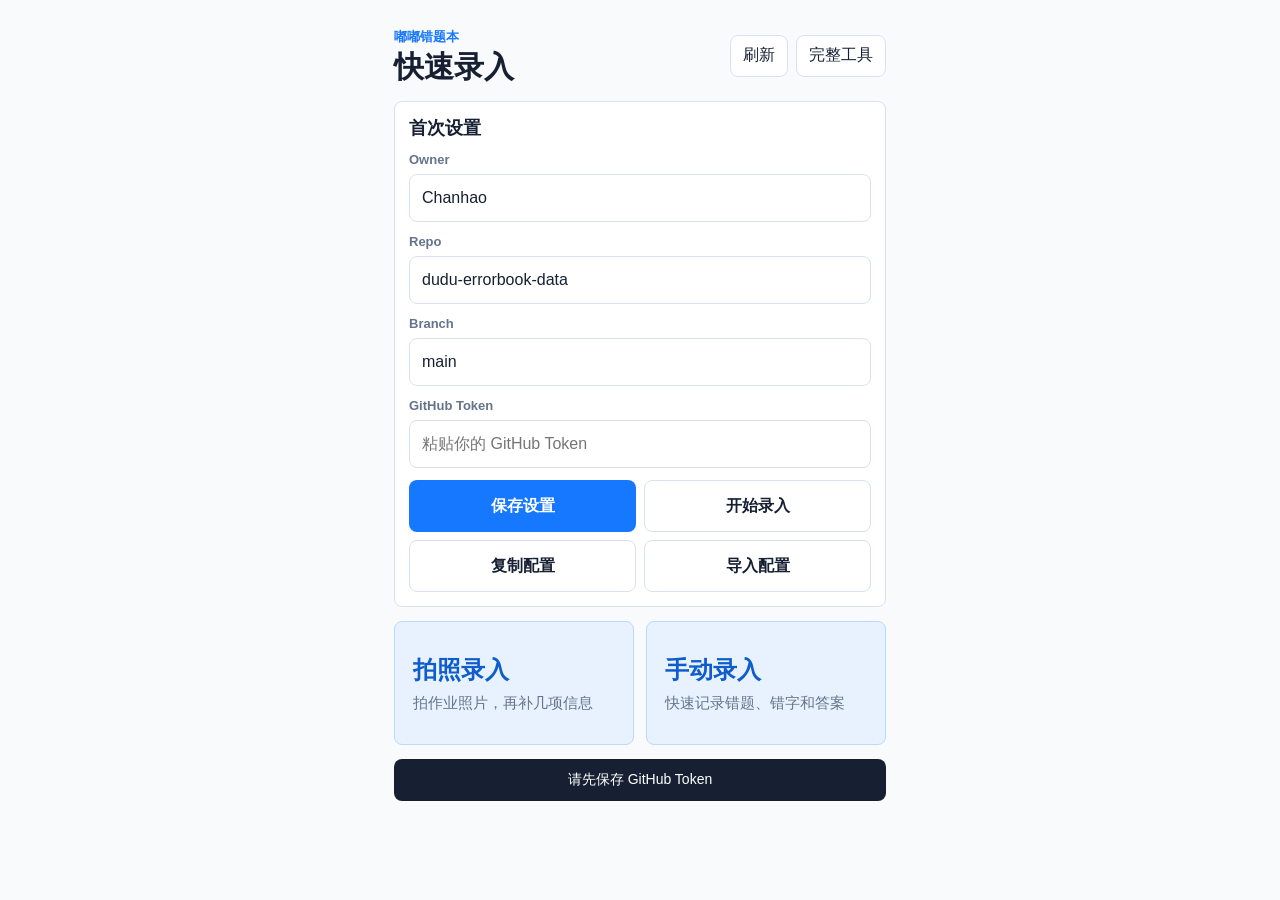
<file: quick.html>
<!doctype html>
<html lang="zh-CN">
  <head>
    <meta charset="UTF-8" />
    <meta name="viewport" content="width=device-width, initial-scale=1, viewport-fit=cover" />
    <meta name="theme-color" content="#f8fafc" />
    <title>嘟嘟快速录入</title>
    <link rel="manifest" href="./manifest.json" />
    <link rel="stylesheet" href="./quick.css?v=6" />
    <script src="./quick.js?v=6" defer></script>
  </head>
  <body>
    <main class="quick-shell">
      <header class="quick-header">
        <div>
          <p>嘟嘟错题本</p>
          <h1>快速录入</h1>
        </div>
        <div class="header-actions">
          <button class="text-button" id="refreshPageBtn" type="button">刷新</button>
          <a href="./index.html">完整工具</a>
        </div>
      </header>

      <section class="setup" id="setupPanel">
        <h2>首次设置</h2>
        <label>
          <span>Owner</span>
          <input id="githubOwner" value="Chanhao" />
        </label>
        <label>
          <span>Repo</span>
          <input id="githubRepo" value="dudu-errorbook-data" />
        </label>
        <label>
          <span>Branch</span>
          <input id="githubBranch" value="main" />
        </label>
        <label>
          <span>GitHub Token</span>
          <input id="githubToken" type="password" autocomplete="off" placeholder="粘贴你的 GitHub Token" />
        </label>
        <div class="setup-actions">
          <button id="saveSettingsBtn" type="button">保存设置</button>
          <button class="secondary-action" id="startCaptureBtn" type="button">开始录入</button>
          <button class="secondary-action" id="copySettingsBtn" type="button">复制配置</button>
          <button class="secondary-action" id="importSettingsBtn" type="button">导入配置</button>
        </div>
      </section>

      <button class="settings-toggle" id="editSettingsBtn" type="button" hidden>编辑同步设置</button>

      <section class="mode-grid" id="modeGrid">
        <button class="mode-card" data-mode="photo" type="button">
          <strong>拍照录入</strong>
          <span>拍作业照片，再补几项信息</span>
        </button>
        <button class="mode-card" data-mode="manual" type="button">
          <strong>手动录入</strong>
          <span>快速记录错题、错字和答案</span>
        </button>
      </section>

      <form class="entry-form" id="entryForm" hidden>
        <div class="form-title">
          <h2 id="formTitle">手动录入</h2>
          <button class="text-button" id="backBtn" type="button">返回</button>
        </div>

        <label class="photo-field" id="photoField" hidden>
          <input id="photoInput" type="file" accept="image/*" capture="environment" />
          <span>拍照 / 选择照片</span>
        </label>
        <img class="preview" id="previewImg" alt="照片预览" hidden />

        <label>
          <span>学科</span>
          <select id="subject">
            <option>语文</option>
            <option>数学</option>
            <option>英文</option>
            <option>其他</option>
          </select>
        </label>

        <label>
          <span>错误类型</span>
          <input id="errorType" placeholder="错字/别字、计算错误、图片记录" />
        </label>

        <label>
          <span>错题、错字或备注</span>
          <textarea id="wrongText" rows="4" placeholder="例如：36+17=43；把“已经”写成“以经”"></textarea>
        </label>

        <label>
          <span>正确答案，可留空</span>
          <textarea id="correctText" rows="3" placeholder="例如：36+17=53；已经"></textarea>
        </label>

        <label>
          <span>原因/提醒，可留空</span>
          <textarea id="reason" rows="3" placeholder="例如：忘记进位；形近字混淆"></textarea>
        </label>

        <label>
          <span>来源/单元，可留空</span>
          <input id="source" placeholder="例如：口算练习、语文二单元" />
        </label>

        <label>
          <span>标签，可留空</span>
          <input id="tags" placeholder="例如：进位,口算,形近字" />
        </label>

        <button class="save-button" id="saveEntryBtn" type="submit">保存到错题本</button>
      </form>

      <p class="status" id="status">准备就绪</p>
    </main>
  </body>
</html>
</file>
<file: quick.css>
:root {
  --bg: #f8fafc;
  --panel: #ffffff;
  --ink: #172033;
  --muted: #64748b;
  --line: #d9e2ec;
  --accent: #1677ff;
  --accent-soft: #e8f2ff;
  --red: #d93025;
  font-family: -apple-system, BlinkMacSystemFont, "Segoe UI", sans-serif;
}

* {
  box-sizing: border-box;
}

[hidden] {
  display: none !important;
}

body {
  margin: 0;
  min-height: 100vh;
  background: var(--bg);
  color: var(--ink);
}

button,
input,
select,
textarea {
  font: inherit;
}

.quick-shell {
  width: min(520px, 100%);
  margin: 0 auto;
  padding: max(16px, env(safe-area-inset-top)) 14px calc(24px + env(safe-area-inset-bottom));
}

.quick-header {
  display: flex;
  align-items: center;
  justify-content: space-between;
  gap: 12px;
  margin-bottom: 18px;
}

.header-actions {
  display: flex;
  gap: 8px;
  align-items: center;
}

.quick-header p {
  margin: 0 0 4px;
  color: var(--accent);
  font-size: 13px;
  font-weight: 700;
}

.quick-header h1 {
  margin: 0;
  font-size: 30px;
  line-height: 1.1;
}

.quick-header a,
.text-button {
  border: 1px solid var(--line);
  border-radius: 8px;
  background: var(--panel);
  color: var(--ink);
  min-height: 42px;
  padding: 0 12px;
  display: inline-flex;
  align-items: center;
  text-decoration: none;
}

.setup,
.entry-form {
  display: grid;
  gap: 12px;
  padding: 14px;
  margin-bottom: 14px;
  border: 1px solid var(--line);
  border-radius: 8px;
  background: var(--panel);
}

.setup h2,
.form-title h2 {
  margin: 0;
  font-size: 18px;
}

label {
  display: grid;
  gap: 7px;
}

label span {
  color: var(--muted);
  font-size: 13px;
  font-weight: 650;
}

input,
select,
textarea {
  width: 100%;
  min-height: 48px;
  border: 1px solid var(--line);
  border-radius: 8px;
  background: #fff;
  color: var(--ink);
  padding: 11px 12px;
  outline: none;
}

textarea {
  line-height: 1.45;
  resize: vertical;
}

input:focus,
select:focus,
textarea:focus {
  border-color: var(--accent);
  box-shadow: 0 0 0 3px rgba(22, 119, 255, 0.14);
}

.mode-grid {
  display: grid;
  gap: 12px;
}

.mode-card {
  min-height: 124px;
  padding: 18px;
  border: 1px solid #b9d9ff;
  border-radius: 8px;
  background: var(--accent-soft);
  color: var(--accent);
  text-align: left;
}

.mode-card strong {
  display: block;
  margin-bottom: 8px;
  color: #0f5dcc;
  font-size: 24px;
}

.mode-card span {
  color: var(--muted);
  font-size: 15px;
}

.form-title {
  display: flex;
  align-items: center;
  justify-content: space-between;
  gap: 10px;
}

.photo-field {
  display: grid;
  place-items: center;
  min-height: 96px;
  border: 1px dashed #9bc7ff;
  border-radius: 8px;
  background: #f7fbff;
  color: #0f5dcc;
  font-weight: 800;
}

.photo-field input {
  position: absolute;
  inline-size: 1px;
  block-size: 1px;
  opacity: 0;
  pointer-events: none;
}

.preview {
  width: 100%;
  max-height: 240px;
  object-fit: contain;
  border: 1px solid var(--line);
  border-radius: 8px;
  background: #f1f5f9;
}

.setup-actions {
  display: grid;
  grid-template-columns: 1fr 1fr;
  gap: 8px;
}

.save-button,
.setup button,
.settings-toggle {
  min-height: 52px;
  border: 0;
  border-radius: 8px;
  background: var(--accent);
  color: #fff;
  font-weight: 800;
}

.setup .secondary-action,
.settings-toggle {
  border: 1px solid var(--line);
  background: #fff;
  color: var(--ink);
}

.settings-toggle {
  width: 100%;
  margin: 0 0 12px;
}

.status {
  position: sticky;
  bottom: calc(10px + env(safe-area-inset-bottom));
  margin: 14px 0 0;
  padding: 12px;
  border-radius: 8px;
  background: #172033;
  color: #fff;
  text-align: center;
  font-size: 14px;
}

.status.error {
  background: var(--red);
}

@media (min-width: 680px) {
  .quick-shell {
    padding-top: 28px;
  }

  .mode-grid {
    grid-template-columns: repeat(2, minmax(0, 1fr));
  }
}
</file>
